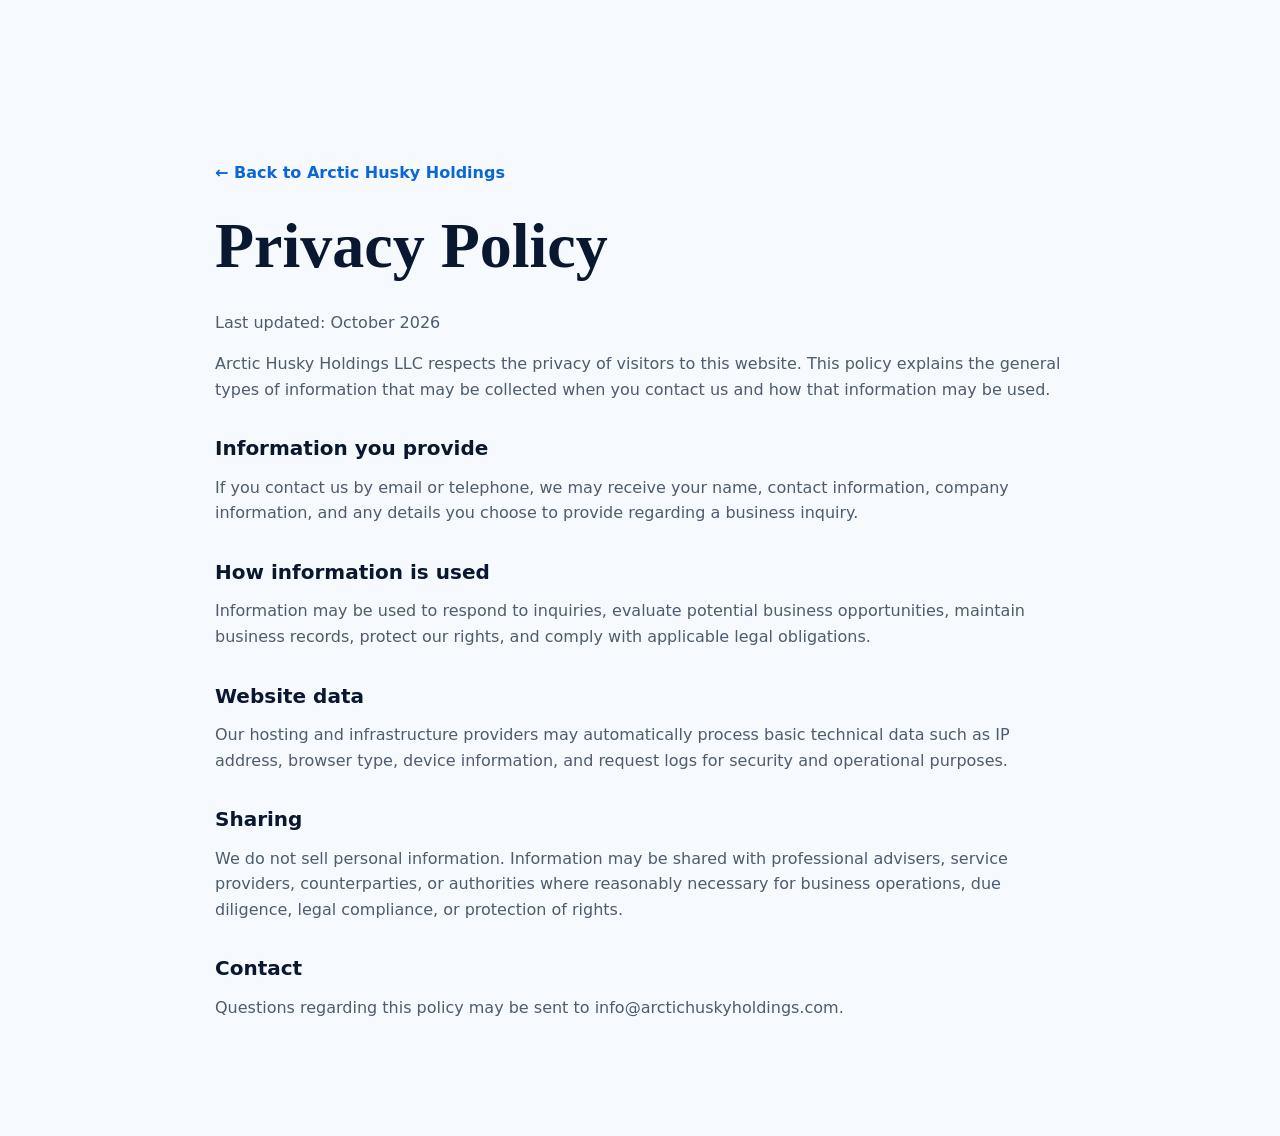
<file: privacy.html>
<!doctype html><html lang="en"><head><meta charset="utf-8"><meta name="viewport" content="width=device-width,initial-scale=1"><title>Privacy Policy | Arctic Husky Holdings LLC</title><link rel="stylesheet" href="styles.css"></head><body><main class="legal-page"><div class="container"><a class="legal-back" href="index.html">← Back to Arctic Husky Holdings</a><h1>Privacy Policy</h1><p>Last updated: October 2026</p><p>Arctic Husky Holdings LLC respects the privacy of visitors to this website. This policy explains the general types of information that may be collected when you contact us and how that information may be used.</p><h2>Information you provide</h2><p>If you contact us by email or telephone, we may receive your name, contact information, company information, and any details you choose to provide regarding a business inquiry.</p><h2>How information is used</h2><p>Information may be used to respond to inquiries, evaluate potential business opportunities, maintain business records, protect our rights, and comply with applicable legal obligations.</p><h2>Website data</h2><p>Our hosting and infrastructure providers may automatically process basic technical data such as IP address, browser type, device information, and request logs for security and operational purposes.</p><h2>Sharing</h2><p>We do not sell personal information. Information may be shared with professional advisers, service providers, counterparties, or authorities where reasonably necessary for business operations, due diligence, legal compliance, or protection of rights.</p><h2>Contact</h2><p>Questions regarding this policy may be sent to <a href="mailto:info@arctichuskyholdings.com">info@arctichuskyholdings.com</a>.</p></div></main></body></html>
</file>
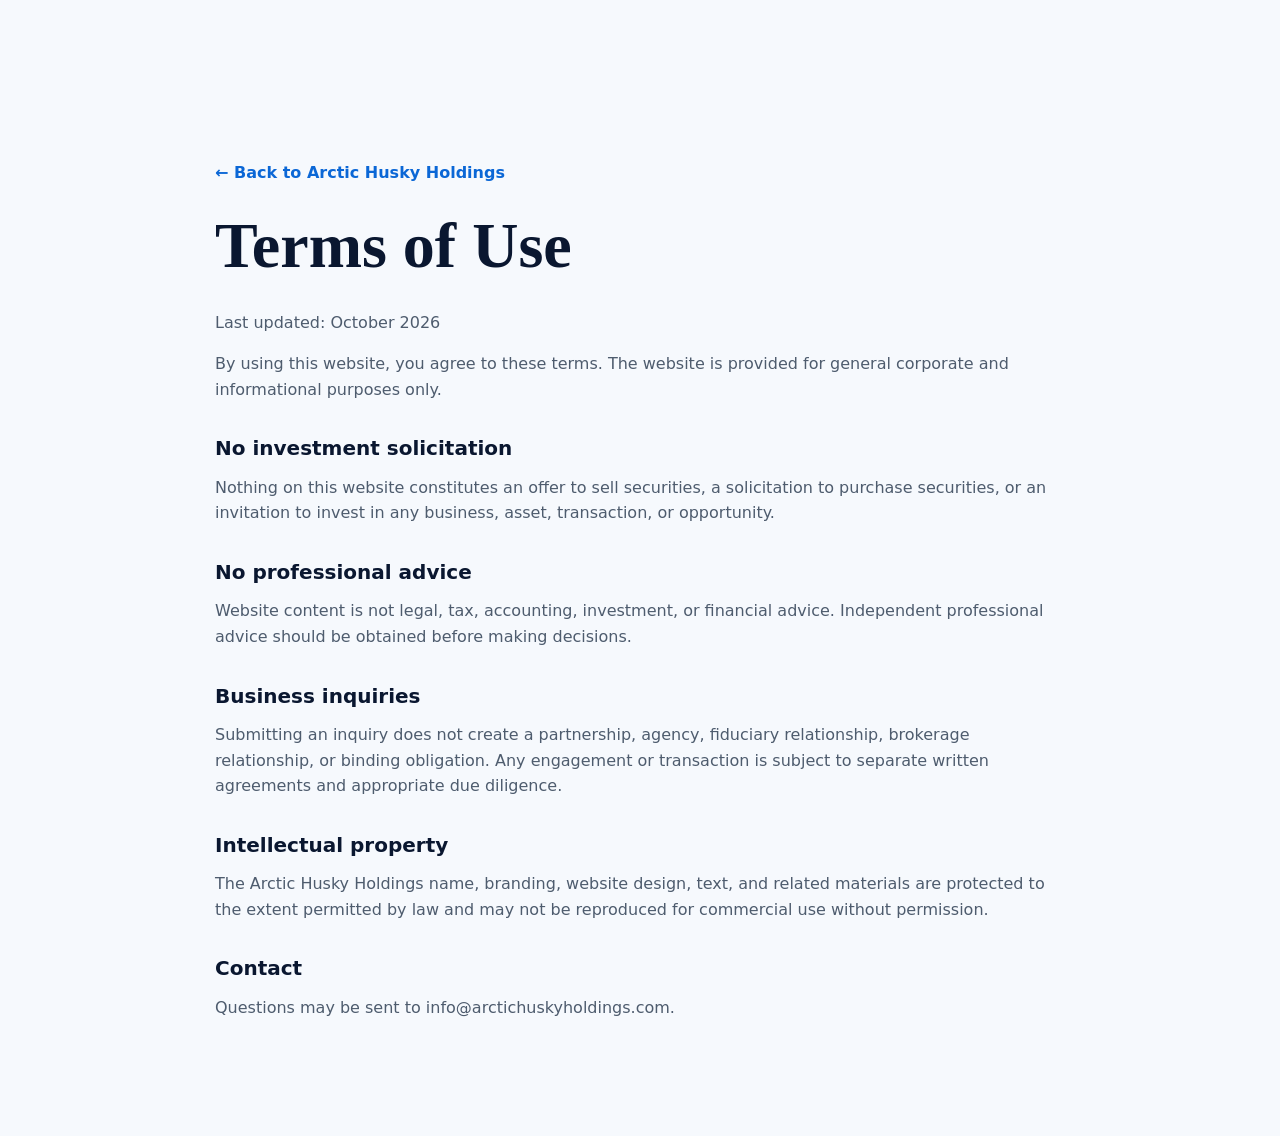
<file: terms.html>
<!doctype html><html lang="en"><head><meta charset="utf-8"><meta name="viewport" content="width=device-width,initial-scale=1"><title>Terms of Use | Arctic Husky Holdings LLC</title><link rel="stylesheet" href="styles.css"></head><body><main class="legal-page"><div class="container"><a class="legal-back" href="index.html">← Back to Arctic Husky Holdings</a><h1>Terms of Use</h1><p>Last updated: October 2026</p><p>By using this website, you agree to these terms. The website is provided for general corporate and informational purposes only.</p><h2>No investment solicitation</h2><p>Nothing on this website constitutes an offer to sell securities, a solicitation to purchase securities, or an invitation to invest in any business, asset, transaction, or opportunity.</p><h2>No professional advice</h2><p>Website content is not legal, tax, accounting, investment, or financial advice. Independent professional advice should be obtained before making decisions.</p><h2>Business inquiries</h2><p>Submitting an inquiry does not create a partnership, agency, fiduciary relationship, brokerage relationship, or binding obligation. Any engagement or transaction is subject to separate written agreements and appropriate due diligence.</p><h2>Intellectual property</h2><p>The Arctic Husky Holdings name, branding, website design, text, and related materials are protected to the extent permitted by law and may not be reproduced for commercial use without permission.</p><h2>Contact</h2><p>Questions may be sent to <a href="mailto:info@arctichuskyholdings.com">info@arctichuskyholdings.com</a>.</p></div></main></body></html>
</file>
<file: styles.css>
:root{
  --night:#030915;
  --navy:#07152b;
  --navy-2:#0a1f3f;
  --blue:#0b7cff;
  --ice:#9ed8ff;
  --platinum:#c7d1df;
  --white:#f6f9fd;
  --graphite:#2a2f38;
  --muted:#9da9bb;
  --line:rgba(199,209,223,.16);
  --shadow:0 30px 80px rgba(0,0,0,.35);
}
*{box-sizing:border-box}
html{scroll-behavior:smooth}
body{
  margin:0;
  background:var(--night);
  color:var(--white);
  font-family:Inter,ui-sans-serif,system-ui,-apple-system,BlinkMacSystemFont,"Segoe UI",sans-serif;
  line-height:1.6;
  -webkit-font-smoothing:antialiased;
}
body.menu-open{overflow:hidden}
a{color:inherit;text-decoration:none}
img{display:block;max-width:100%}
button{font:inherit}
.container{width:min(1180px,calc(100% - 40px));margin:auto}
.eyebrow{
  margin:0 0 18px;
  color:var(--ice);
  font-size:.76rem;
  font-weight:800;
  letter-spacing:.18em;
  text-transform:uppercase;
}
.site-header{
  position:fixed;
  inset:0 0 auto;
  z-index:50;
  background:linear-gradient(180deg,rgba(3,9,21,.96),rgba(3,9,21,.64),transparent);
  transition:.25s ease;
}
.site-header.scrolled{
  background:rgba(3,9,21,.92);
  border-bottom:1px solid var(--line);
  backdrop-filter:blur(18px);
}
.nav{min-height:94px;display:flex;align-items:center;justify-content:space-between;gap:28px}
.brand{display:flex;align-items:center}
.brand-wordmark{gap:12px;min-width:0}
.brand-mark{
  width:48px;height:48px;flex:0 0 48px;
  display:grid;place-items:center;
  font-family:Georgia,"Times New Roman",serif;
  font-size:18px;font-weight:800;letter-spacing:-.04em;
  color:#dcecff;
  border:2px solid #93c9ff;
  border-radius:14px 14px 18px 18px;
  background:linear-gradient(145deg,#0c315f,#061327);
  box-shadow:inset 0 0 0 2px rgba(255,255,255,.06),0 8px 24px rgba(11,124,255,.15)
}
.brand-type{display:flex;flex-direction:column;line-height:1;white-space:nowrap}
.brand-type strong{
  font-family:Georgia,"Times New Roman",serif;
  font-size:22px;font-weight:600;letter-spacing:.015em;
  background:linear-gradient(180deg,#f5f9ff 0%,#b6c8db 45%,#6fa8e3 100%);
  -webkit-background-clip:text;background-clip:text;color:transparent
}
.brand-type small{
  margin-top:6px;
  color:#9ed8ff;
  font-size:8px;font-weight:800;letter-spacing:.34em
}

.nav-links{display:flex;align-items:center;gap:30px;font-size:.9rem;font-weight:650}
.nav-links a{opacity:.82;transition:.2s ease}
.nav-links a:hover{opacity:1;color:var(--ice)}
.nav-cta{
  padding:12px 18px;border:1px solid rgba(158,216,255,.35);
  background:rgba(11,124,255,.08);border-radius:999px
}
.nav-menu{display:none;background:none;border:0;color:#fff;font-size:1.8rem;cursor:pointer}
.hero{
  position:relative;min-height:96vh;display:grid;align-items:center;
  overflow:hidden;border-bottom:1px solid var(--line)
}
.hero-media{
  position:absolute;inset:0;
  background:
    linear-gradient(90deg,rgba(3,9,21,.98) 0%,rgba(3,9,21,.88) 36%,rgba(3,9,21,.38) 70%,rgba(3,9,21,.58) 100%),
    url("https://images.unsplash.com/photo-1595781590027-7cc3affcff76?auto=format&fit=crop&w=2200&q=88") center 34%/cover no-repeat;
  transform:scale(1.02)
}
.hero-overlay{
  position:absolute;inset:0;
  background:
    radial-gradient(circle at 72% 45%,rgba(11,124,255,.15),transparent 32%),
    linear-gradient(180deg,transparent 62%,#030915 100%)
}
.hero-grid{position:relative;z-index:2;padding-top:125px;padding-bottom:100px}
.hero-copy{max-width:860px;margin:0 auto;text-align:center}
.hero-actions{justify-content:center}
.principles{justify-content:center}
.hero h1{
  margin:0;
  max-width:780px;
  font-family:Georgia,"Times New Roman",serif;
  font-size:clamp(4rem,8vw,7.5rem);
  line-height:.92;
  letter-spacing:-.055em;
  text-wrap:balance;
}
.lede{margin:28px 0 0;max-width:690px;color:#d5deea;font-size:clamp(1.02rem,1.5vw,1.25rem)}
.hero-actions{display:flex;gap:14px;flex-wrap:wrap;margin-top:34px}
.btn{
  display:inline-flex;align-items:center;justify-content:center;min-height:52px;
  padding:0 22px;border-radius:999px;font-size:.88rem;font-weight:800;
  letter-spacing:.03em;transition:.2s ease
}
.btn:hover{transform:translateY(-2px)}
.btn-primary{background:linear-gradient(135deg,#0b7cff,#3ca7ff);box-shadow:0 14px 40px rgba(11,124,255,.25)}
.btn-secondary{border:1px solid rgba(255,255,255,.25);background:rgba(255,255,255,.05);backdrop-filter:blur(12px)}
.principles{display:flex;align-items:center;gap:16px;margin-top:38px;color:var(--platinum);font-size:.78rem;font-weight:800;letter-spacing:.16em;text-transform:uppercase}
.principles i{width:35px;height:1px;background:rgba(199,209,223,.34)}
.scroll-cue{
  position:absolute;z-index:3;left:50%;bottom:26px;transform:translateX(-50%);
  font-size:.68rem;font-weight:800;letter-spacing:.16em;color:rgba(255,255,255,.55)
}
.scroll-cue span{color:var(--ice);margin-left:8px}
.trust-strip{background:#061225;border-bottom:1px solid var(--line)}
.trust-grid{display:grid;grid-template-columns:repeat(4,1fr)}
.trust-item{padding:30px 26px;border-right:1px solid var(--line)}
.trust-item:first-child{border-left:1px solid var(--line)}
.trust-item strong{display:block;font-family:Georgia,serif;font-size:1.15rem;font-weight:500}
.trust-item span{display:block;margin-top:4px;color:var(--muted);font-size:.78rem}
.section{padding:120px 0}
.section-dark{background:linear-gradient(180deg,#07152b,#050f20)}
.section-ink{background:#030915}
.split{display:grid;grid-template-columns:1fr 1fr;gap:90px;align-items:start}
h2{
  margin:0;
  font-family:Georgia,"Times New Roman",serif;
  font-size:clamp(2.8rem,5vw,5.1rem);
  line-height:1.02;letter-spacing:-.035em;font-weight:500
}
.split-copy{padding-top:10px;color:#cad5e3;font-size:1.08rem}
.split-copy p:first-child{margin-top:0}
.signature{display:flex;gap:18px;flex-wrap:wrap;margin-top:32px;padding-top:26px;border-top:1px solid var(--line)}
.signature span{font-size:.72rem;letter-spacing:.13em;text-transform:uppercase;color:var(--ice);font-weight:800}
.section-head{display:grid;grid-template-columns:1.3fr .7fr;gap:70px;align-items:end;margin-bottom:54px}
.section-head>p{color:var(--muted);max-width:480px;margin:0 0 8px}
.cards{display:grid;grid-template-columns:repeat(3,1fr);border-top:1px solid var(--line);border-left:1px solid var(--line)}
.card{min-height:310px;padding:38px;border-right:1px solid var(--line);border-bottom:1px solid var(--line);background:linear-gradient(145deg,rgba(255,255,255,.018),rgba(255,255,255,.005));transition:.25s ease}
.card:hover{background:rgba(11,124,255,.07);transform:translateY(-3px)}
.card-number{color:var(--ice);font-size:.72rem;font-weight:900;letter-spacing:.12em}
.card h3{margin:60px 0 12px;font-family:Georgia,serif;font-size:1.75rem;font-weight:500}
.card p{margin:0;color:var(--muted)}
.card-accent{background:linear-gradient(145deg,rgba(11,124,255,.19),rgba(11,124,255,.05))}
.cinematic{
  position:relative;min-height:600px;display:grid;align-items:center;text-align:center;
  background:url("https://images.unsplash.com/photo-1595781590027-7cc3affcff76?auto=format&fit=crop&w=2200&q=82") center 64%/cover no-repeat
}
.cinematic-shade{position:absolute;inset:0;background:linear-gradient(180deg,rgba(3,9,21,.75),rgba(3,9,21,.88)),radial-gradient(circle,rgba(11,124,255,.10),transparent 50%)}
.cinematic-inner{position:relative;z-index:2}
blockquote{margin:0 auto;max-width:1000px;font-family:Georgia,serif;font-size:clamp(3rem,6vw,6.2rem);line-height:1;letter-spacing:-.04em}
.pillar-row{display:flex;justify-content:center;gap:38px;flex-wrap:wrap;margin-top:42px;color:var(--platinum);font-size:.72rem;letter-spacing:.17em;text-transform:uppercase;font-weight:800}
.section-light{background:var(--white);color:#081326}
.section-light .eyebrow{color:#0b67d6}
.approach-grid{display:grid;grid-template-columns:1fr 1fr;gap:80px;align-items:center}
.photo-frame{position:relative;padding:10px;border:1px solid rgba(7,21,43,.14);box-shadow:0 25px 70px rgba(7,21,43,.12)}
.photo-frame:before{content:"";position:absolute;left:-18px;bottom:-18px;width:90px;height:90px;border-left:2px solid var(--blue);border-bottom:2px solid var(--blue)}
.photo-frame img{aspect-ratio:4/5;object-fit:cover;width:100%}
.approach-copy .muted{color:#59677a;font-size:1.05rem}
.values{list-style:none;margin:30px 0 0;padding:0}
.values li{padding:14px 0;border-top:1px solid rgba(7,21,43,.12);color:#3f4c5e}
.values li:last-child{border-bottom:1px solid rgba(7,21,43,.12)}
.values strong{color:#081326}
.cta-band{padding:100px 0;background:linear-gradient(135deg,#081a36,#07152b 60%,#0a2754);border-top:1px solid rgba(158,216,255,.12)}
.cta-grid{display:grid;grid-template-columns:1.2fr .8fr;gap:80px;align-items:center}
.cta-band h2{font-size:clamp(2.6rem,4.8vw,4.8rem)}
.contact-stack{display:flex;flex-direction:column;align-items:flex-start;gap:12px}
.contact-stack a:not(.btn){color:#cdd7e5}
.contact-stack .phone-main{font-family:Georgia,serif;font-size:2rem;color:#fff}
.phone-number{color:var(--ice);font-size:.95rem;font-weight:750;letter-spacing:.06em;margin-top:-6px}
.contact-stack .email{color:var(--ice)!important}
.contact-stack .btn{margin-top:14px}
.site-footer{padding:72px 0 28px;background:#02060e;border-top:1px solid var(--line)}
.footer-top{display:grid;grid-template-columns:1.5fr .75fr .75fr;gap:50px;padding-bottom:54px}

.muted{color:var(--muted)}
.footer-col{display:flex;flex-direction:column;gap:9px;color:#b8c4d2;font-size:.9rem}
.footer-phone-number{color:#8ea0b8;font-size:.8rem;margin-top:-6px}
.footer-title{margin-bottom:8px;color:#fff;font-size:.72rem;font-weight:900;letter-spacing:.14em;text-transform:uppercase}
.footer-bottom{display:flex;justify-content:space-between;gap:50px;padding-top:26px;border-top:1px solid var(--line);color:#7f8b9c;font-size:.72rem}
.disclaimer{max-width:760px}
.reveal{opacity:0;transform:translateY(24px);transition:opacity .75s ease,transform .75s ease}
.reveal.visible{opacity:1;transform:none}
.legal-page{min-height:100vh;background:var(--white);color:#0a1730;padding:160px 0 100px}
.legal-page .container{max-width:850px}
.legal-page h1{font-family:Georgia,serif;font-size:clamp(2.8rem,5vw,4.5rem);line-height:1;margin:0 0 32px}
.legal-page h2{font-family:inherit;font-size:1.25rem;font-weight:850;letter-spacing:0;margin:36px 0 10px}
.legal-page p,.legal-page li{color:#4e5c6e}
.legal-back{display:inline-block;margin-bottom:28px;color:#0b67d6;font-weight:800}
@media(max-width:900px){
  .nav{min-height:78px}
  .brand-wordmark{gap:9px}
  .brand-mark{width:42px;height:42px;flex-basis:42px;font-size:16px;border-radius:12px 12px 15px 15px}
  .brand-type strong{font-size:18px}
  .brand-type small{font-size:7px;letter-spacing:.27em}
  
  .nav-menu{display:block}
  .nav-links{
    position:fixed;inset:78px 0 auto;background:rgba(3,9,21,.98);
    padding:28px 20px 36px;display:none;flex-direction:column;align-items:flex-start;
    border-bottom:1px solid var(--line)
  }
  .nav-links.open{display:flex}
  .hero{min-height:88vh}
  .hero h1{font-size:clamp(3.7rem,16vw,6rem)}
  .trust-grid{grid-template-columns:1fr 1fr}
  .trust-item:nth-child(odd){border-left:1px solid var(--line)}
  .split,.section-head,.approach-grid,.cta-grid{grid-template-columns:1fr;gap:38px}
  .cards{grid-template-columns:1fr 1fr}
  .section{padding:86px 0}
  .footer-top{grid-template-columns:1fr 1fr}
  .footer-top>div:first-child{grid-column:1/-1}
  .footer-bottom{flex-direction:column}
}
@media(max-width:620px){
  .site-header{background:rgba(3,9,21,.94);border-bottom:1px solid rgba(158,216,255,.14)}
  .nav{min-height:76px}
  .brand-wordmark{gap:8px}
  .brand-mark{width:39px;height:39px;flex-basis:39px;font-size:15px}
  .brand-type strong{font-size:16px;letter-spacing:0}
  .brand-type small{margin-top:5px;font-size:6.5px;letter-spacing:.22em}
  .footer-brand .brand-mark{width:46px;height:46px;flex-basis:46px}
  .footer-brand .brand-type strong{font-size:20px}
  .footer-brand .brand-type small{font-size:7px}
  .container{width:min(100% - 28px,1180px)}
  .hero-grid{padding-top:120px}
  .hero-media{background-position:63% center}
  .hero-copy{padding-top:50px}
  .hero h1{font-size:3.55rem}
  .principles{gap:10px;font-size:.64rem}
  .principles i{width:16px}
  .trust-grid{grid-template-columns:1fr}
  .trust-item,.trust-item:first-child,.trust-item:nth-child(odd){border-left:0;border-right:0}
  .cards{grid-template-columns:1fr}
  .card{min-height:260px}
  .section{padding:72px 0}
  .cinematic{min-height:500px}
  blockquote{font-size:3.2rem}
  .pillar-row{gap:20px}
  .footer-top{grid-template-columns:1fr}
  .footer-top>div:first-child{grid-column:auto}
  
  .contact-stack .phone-main{font-size:1.65rem}
}
@media(prefers-reduced-motion:reduce){
  html{scroll-behavior:auto}
  .reveal{opacity:1;transform:none;transition:none}
  .btn,.card{transition:none}
}

.footer-brand{display:inline-flex;margin-bottom:12px}
.footer-brand .brand-mark{width:54px;height:54px;flex-basis:54px}
.footer-brand .brand-type strong{font-size:25px}
.footer-brand .brand-type small{font-size:9px}


/* Final Arctic Husky brand system */
.brand-logo-link{
  display:flex;
  align-items:center;
  min-width:0;
}
.brand-logo{
  width:clamp(240px,26vw,340px);
  max-height:72px;
  object-fit:contain;
  object-position:left center;
  filter:drop-shadow(0 8px 22px rgba(0,0,0,.26));
}
.footer-brand{
  display:block;
  margin-bottom:14px;
}
.footer-logo{
  width:min(360px,100%);
  max-height:96px;
  object-fit:contain;
  object-position:left center;
  filter:drop-shadow(0 10px 24px rgba(0,0,0,.28));
}
.standard-seal{
  width:86px;
  height:86px;
  object-fit:contain;
  margin:0 0 20px;
  filter:drop-shadow(0 14px 26px rgba(7,21,43,.18));
}
.phone-number{
  display:block;
  color:var(--ice);
  font-size:.92rem;
  font-weight:750;
  letter-spacing:.055em;
  margin-top:-5px;
}
.footer-phone-number{
  display:block;
  color:#8ea0b8;
  font-size:.8rem;
  margin-top:-6px;
}
@media(max-width:900px){
  .brand-logo{width:245px;max-height:58px}
  .footer-logo{width:300px;max-height:82px}
}
@media(max-width:620px){
  .nav{min-height:78px}
  .brand-logo{width:220px;max-height:54px}
  .footer-logo{width:min(300px,100%);max-height:80px}
  .standard-seal{width:72px;height:72px;margin-bottom:16px}
  .hero-copy{padding-top:36px}
  .hero h1{font-size:clamp(3.15rem,14vw,4rem)}
  .lede{font-size:1rem}
  .hero-actions{gap:10px}
  .btn{min-height:50px;padding:0 18px}
}
</file>
